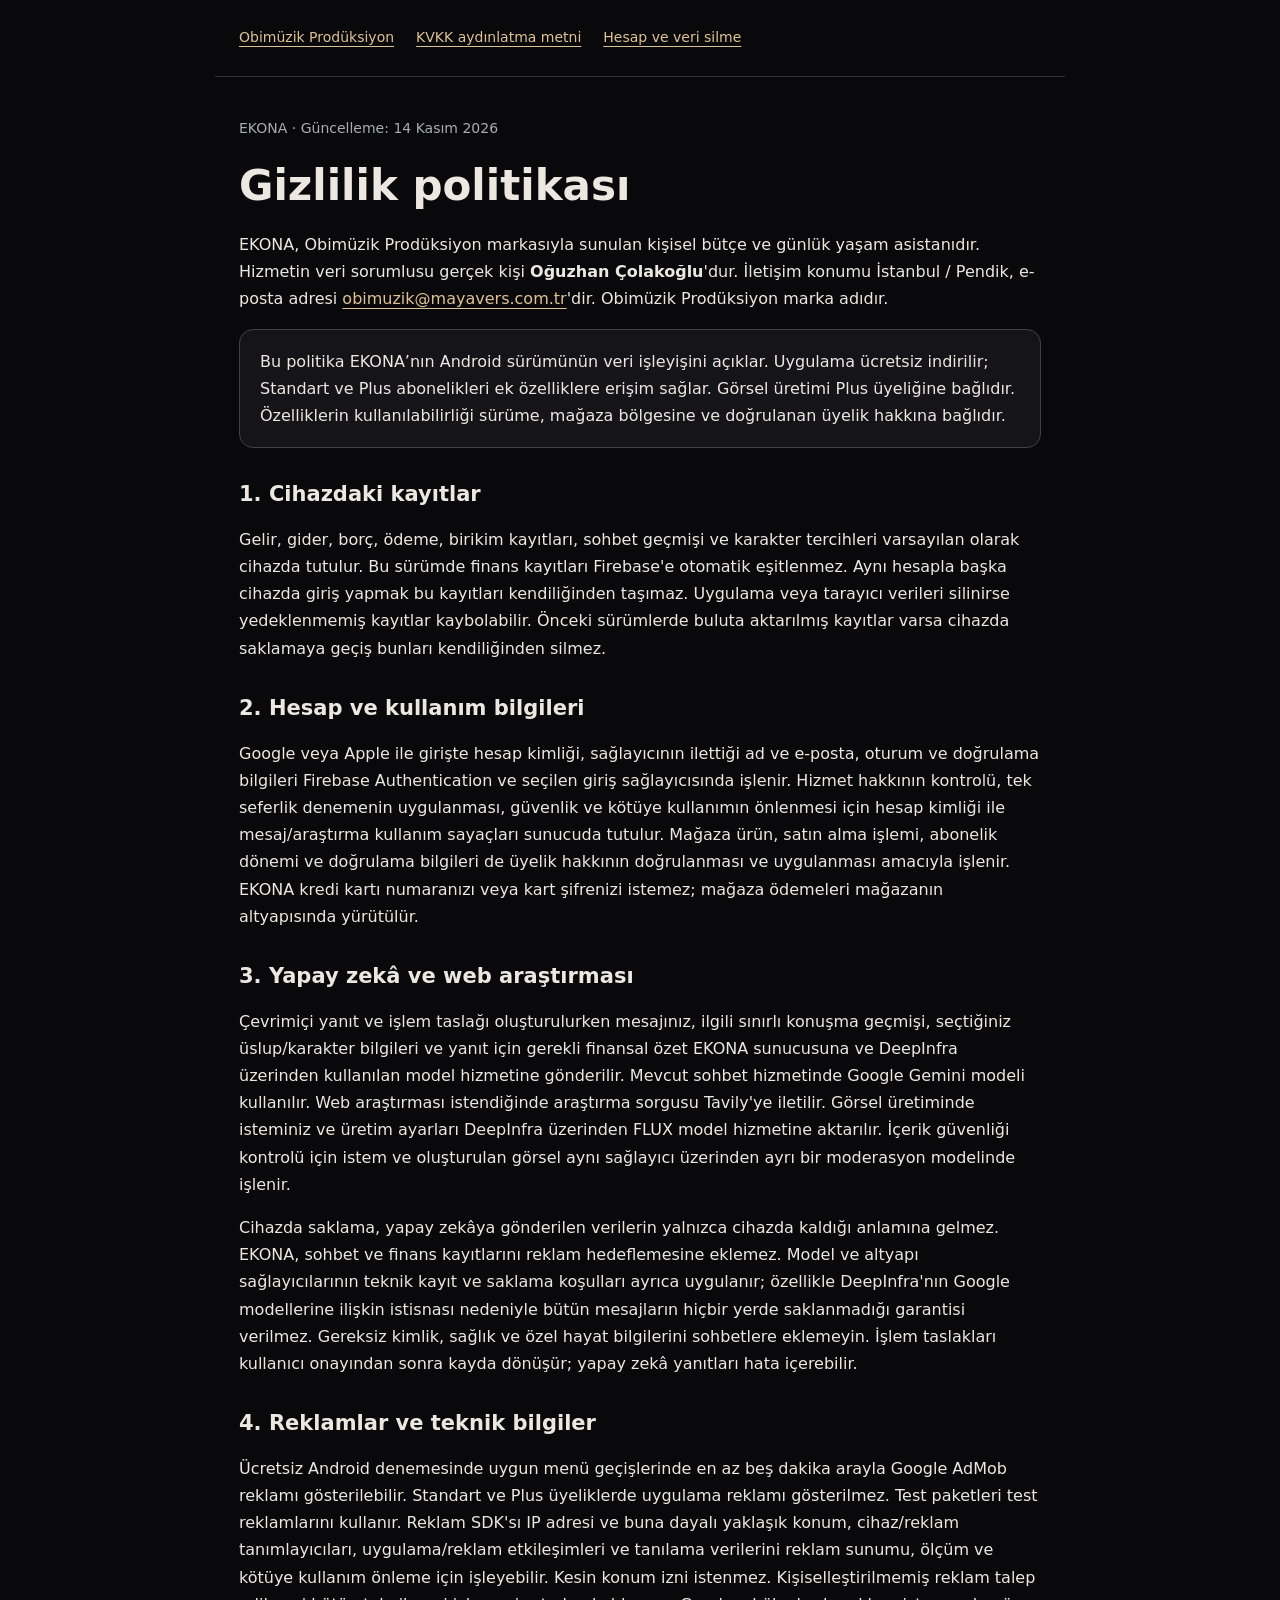
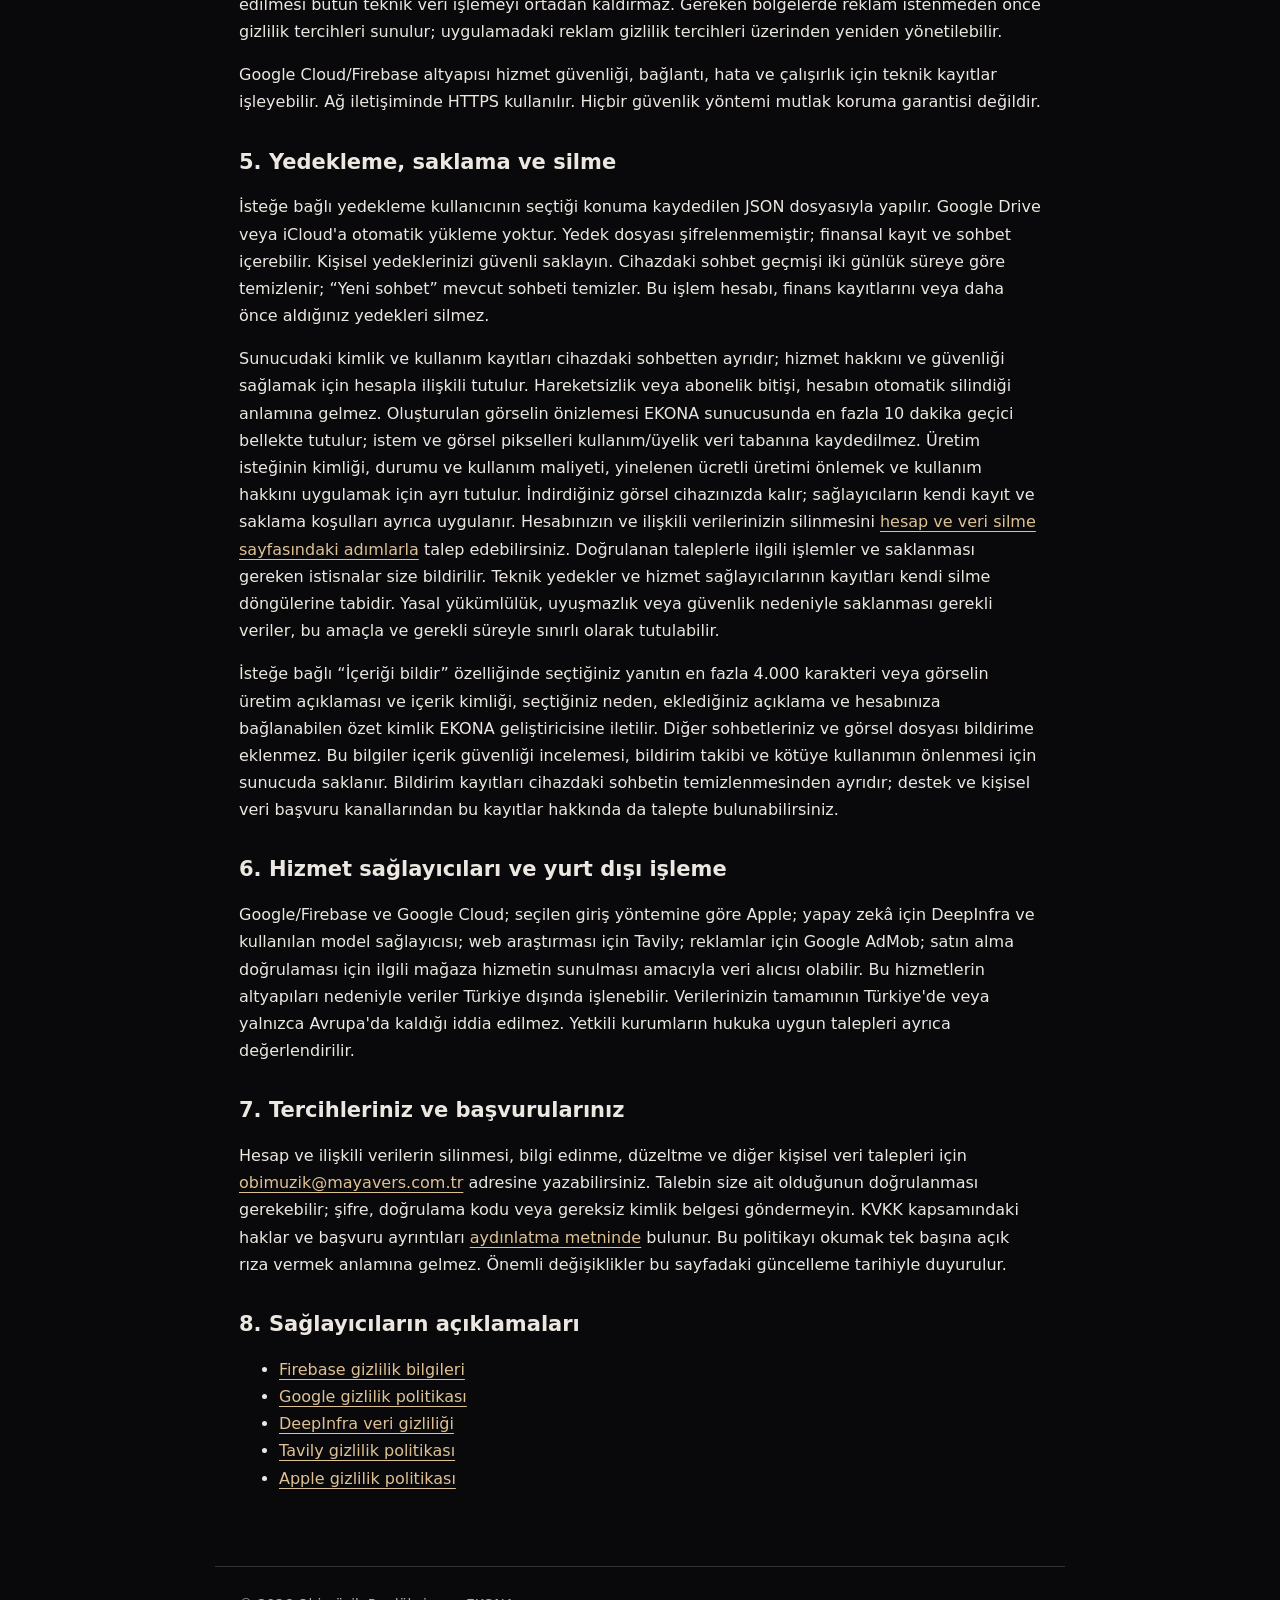
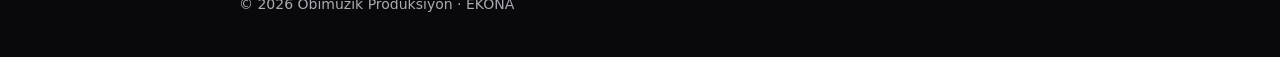
<file: ekona-gizlilik.html>
<!doctype html>
<html lang="tr"><head><meta charset="utf-8"><meta name="viewport" content="width=device-width,initial-scale=1"><title>EKONA Gizlilik Politikası | Obimüzik Prodüksiyon</title><meta name="description" content="EKONA hesabı, cihazdaki kayıtlar, yapay zekâ hizmetleri, reklamlar ve veri silme talepleri hakkında gizlilik bilgileri."><link rel="stylesheet" href="/ekona-legal.css"></head><body>
<header><nav aria-label="Sayfalar"><a href="/">Obimüzik Prodüksiyon</a><a href="/ekona-kvkk.html">KVKK aydınlatma metni</a><a href="/ekona-hesap-silme.html">Hesap ve veri silme</a></nav></header>
<main><p class="meta">EKONA · Güncelleme: 14 Kasım 2026</p><h1>Gizlilik politikası</h1>
<p>EKONA, Obimüzik Prodüksiyon markasıyla sunulan kişisel bütçe ve günlük yaşam asistanıdır. Hizmetin veri sorumlusu gerçek kişi <strong>Oğuzhan Çolakoğlu</strong>'dur. İletişim konumu İstanbul / Pendik, e-posta adresi <a href="mailto:obimuzik@mayavers.com.tr">obimuzik@mayavers.com.tr</a>'dir. Obimüzik Prodüksiyon marka adıdır.</p>
<p class="notice">Bu politika EKONA’nın Android sürümünün veri işleyişini açıklar. Uygulama ücretsiz indirilir; Standart ve Plus abonelikleri ek özelliklere erişim sağlar. Görsel üretimi Plus üyeliğine bağlıdır. Özelliklerin kullanılabilirliği sürüme, mağaza bölgesine ve doğrulanan üyelik hakkına bağlıdır.</p>
<h2>1. Cihazdaki kayıtlar</h2><p>Gelir, gider, borç, ödeme, birikim kayıtları, sohbet geçmişi ve karakter tercihleri varsayılan olarak cihazda tutulur. Bu sürümde finans kayıtları Firebase'e otomatik eşitlenmez. Aynı hesapla başka cihazda giriş yapmak bu kayıtları kendiliğinden taşımaz. Uygulama veya tarayıcı verileri silinirse yedeklenmemiş kayıtlar kaybolabilir. Önceki sürümlerde buluta aktarılmış kayıtlar varsa cihazda saklamaya geçiş bunları kendiliğinden silmez.</p>
<h2>2. Hesap ve kullanım bilgileri</h2><p>Google veya Apple ile girişte hesap kimliği, sağlayıcının ilettiği ad ve e-posta, oturum ve doğrulama bilgileri Firebase Authentication ve seçilen giriş sağlayıcısında işlenir. Hizmet hakkının kontrolü, tek seferlik denemenin uygulanması, güvenlik ve kötüye kullanımın önlenmesi için hesap kimliği ile mesaj/araştırma kullanım sayaçları sunucuda tutulur. Mağaza ürün, satın alma işlemi, abonelik dönemi ve doğrulama bilgileri de üyelik hakkının doğrulanması ve uygulanması amacıyla işlenir. EKONA kredi kartı numaranızı veya kart şifrenizi istemez; mağaza ödemeleri mağazanın altyapısında yürütülür.</p>
<h2>3. Yapay zekâ ve web araştırması</h2><p>Çevrimiçi yanıt ve işlem taslağı oluşturulurken mesajınız, ilgili sınırlı konuşma geçmişi, seçtiğiniz üslup/karakter bilgileri ve yanıt için gerekli finansal özet EKONA sunucusuna ve DeepInfra üzerinden kullanılan model hizmetine gönderilir. Mevcut sohbet hizmetinde Google Gemini modeli kullanılır. Web araştırması istendiğinde araştırma sorgusu Tavily'ye iletilir. Görsel üretiminde isteminiz ve üretim ayarları DeepInfra üzerinden FLUX model hizmetine aktarılır. İçerik güvenliği kontrolü için istem ve oluşturulan görsel aynı sağlayıcı üzerinden ayrı bir moderasyon modelinde işlenir.</p><p>Cihazda saklama, yapay zekâya gönderilen verilerin yalnızca cihazda kaldığı anlamına gelmez. EKONA, sohbet ve finans kayıtlarını reklam hedeflemesine eklemez. Model ve altyapı sağlayıcılarının teknik kayıt ve saklama koşulları ayrıca uygulanır; özellikle DeepInfra'nın Google modellerine ilişkin istisnası nedeniyle bütün mesajların hiçbir yerde saklanmadığı garantisi verilmez. Gereksiz kimlik, sağlık ve özel hayat bilgilerini sohbetlere eklemeyin. İşlem taslakları kullanıcı onayından sonra kayda dönüşür; yapay zekâ yanıtları hata içerebilir.</p>
<h2>4. Reklamlar ve teknik bilgiler</h2><p>Ücretsiz Android denemesinde uygun menü geçişlerinde en az beş dakika arayla Google AdMob reklamı gösterilebilir. Standart ve Plus üyeliklerde uygulama reklamı gösterilmez. Test paketleri test reklamlarını kullanır. Reklam SDK'sı IP adresi ve buna dayalı yaklaşık konum, cihaz/reklam tanımlayıcıları, uygulama/reklam etkileşimleri ve tanılama verilerini reklam sunumu, ölçüm ve kötüye kullanım önleme için işleyebilir. Kesin konum izni istenmez. Kişiselleştirilmemiş reklam talep edilmesi bütün teknik veri işlemeyi ortadan kaldırmaz. Gereken bölgelerde reklam istenmeden önce gizlilik tercihleri sunulur; uygulamadaki reklam gizlilik tercihleri üzerinden yeniden yönetilebilir.</p><p>Google Cloud/Firebase altyapısı hizmet güvenliği, bağlantı, hata ve çalışırlık için teknik kayıtlar işleyebilir. Ağ iletişiminde HTTPS kullanılır. Hiçbir güvenlik yöntemi mutlak koruma garantisi değildir.</p>
<h2>5. Yedekleme, saklama ve silme</h2><p>İsteğe bağlı yedekleme kullanıcının seçtiği konuma kaydedilen JSON dosyasıyla yapılır. Google Drive veya iCloud'a otomatik yükleme yoktur. Yedek dosyası şifrelenmemiştir; finansal kayıt ve sohbet içerebilir. Kişisel yedeklerinizi güvenli saklayın. Cihazdaki sohbet geçmişi iki günlük süreye göre temizlenir; “Yeni sohbet” mevcut sohbeti temizler. Bu işlem hesabı, finans kayıtlarını veya daha önce aldığınız yedekleri silmez.</p><p>Sunucudaki kimlik ve kullanım kayıtları cihazdaki sohbetten ayrıdır; hizmet hakkını ve güvenliği sağlamak için hesapla ilişkili tutulur. Hareketsizlik veya abonelik bitişi, hesabın otomatik silindiği anlamına gelmez. Oluşturulan görselin önizlemesi EKONA sunucusunda en fazla 10 dakika geçici bellekte tutulur; istem ve görsel pikselleri kullanım/üyelik veri tabanına kaydedilmez. Üretim isteğinin kimliği, durumu ve kullanım maliyeti, yinelenen ücretli üretimi önlemek ve kullanım hakkını uygulamak için ayrı tutulur. İndirdiğiniz görsel cihazınızda kalır; sağlayıcıların kendi kayıt ve saklama koşulları ayrıca uygulanır. Hesabınızın ve ilişkili verilerinizin silinmesini <a href="/ekona-hesap-silme.html">hesap ve veri silme sayfasındaki adımlarla</a> talep edebilirsiniz. Doğrulanan taleplerle ilgili işlemler ve saklanması gereken istisnalar size bildirilir. Teknik yedekler ve hizmet sağlayıcılarının kayıtları kendi silme döngülerine tabidir. Yasal yükümlülük, uyuşmazlık veya güvenlik nedeniyle saklanması gerekli veriler, bu amaçla ve gerekli süreyle sınırlı olarak tutulabilir.</p>
<p>İsteğe bağlı “İçeriği bildir” özelliğinde seçtiğiniz yanıtın en fazla 4.000 karakteri veya görselin üretim açıklaması ve içerik kimliği, seçtiğiniz neden, eklediğiniz açıklama ve hesabınıza bağlanabilen özet kimlik EKONA geliştiricisine iletilir. Diğer sohbetleriniz ve görsel dosyası bildirime eklenmez. Bu bilgiler içerik güvenliği incelemesi, bildirim takibi ve kötüye kullanımın önlenmesi için sunucuda saklanır. Bildirim kayıtları cihazdaki sohbetin temizlenmesinden ayrıdır; destek ve kişisel veri başvuru kanallarından bu kayıtlar hakkında da talepte bulunabilirsiniz.</p>
<h2>6. Hizmet sağlayıcıları ve yurt dışı işleme</h2><p>Google/Firebase ve Google Cloud; seçilen giriş yöntemine göre Apple; yapay zekâ için DeepInfra ve kullanılan model sağlayıcısı; web araştırması için Tavily; reklamlar için Google AdMob; satın alma doğrulaması için ilgili mağaza hizmetin sunulması amacıyla veri alıcısı olabilir. Bu hizmetlerin altyapıları nedeniyle veriler Türkiye dışında işlenebilir. Verilerinizin tamamının Türkiye'de veya yalnızca Avrupa'da kaldığı iddia edilmez. Yetkili kurumların hukuka uygun talepleri ayrıca değerlendirilir.</p>
<h2>7. Tercihleriniz ve başvurularınız</h2><p>Hesap ve ilişkili verilerin silinmesi, bilgi edinme, düzeltme ve diğer kişisel veri talepleri için <a href="mailto:obimuzik@mayavers.com.tr">obimuzik@mayavers.com.tr</a> adresine yazabilirsiniz. Talebin size ait olduğunun doğrulanması gerekebilir; şifre, doğrulama kodu veya gereksiz kimlik belgesi göndermeyin. KVKK kapsamındaki haklar ve başvuru ayrıntıları <a href="/ekona-kvkk.html">aydınlatma metninde</a> bulunur. Bu politikayı okumak tek başına açık rıza vermek anlamına gelmez. Önemli değişiklikler bu sayfadaki güncelleme tarihiyle duyurulur.</p>
<h2>8. Sağlayıcıların açıklamaları</h2><ul><li><a href="https://firebase.google.com/support/privacy">Firebase gizlilik bilgileri</a></li><li><a href="https://policies.google.com/privacy">Google gizlilik politikası</a></li><li><a href="https://docs.deepinfra.com/account/data-privacy">DeepInfra veri gizliliği</a></li><li><a href="https://www.tavily.com/privacy">Tavily gizlilik politikası</a></li><li><a href="https://www.apple.com/legal/privacy/">Apple gizlilik politikası</a></li></ul>
</main><footer>© 2026 Obimüzik Prodüksiyon · EKONA</footer></body></html>
</file>
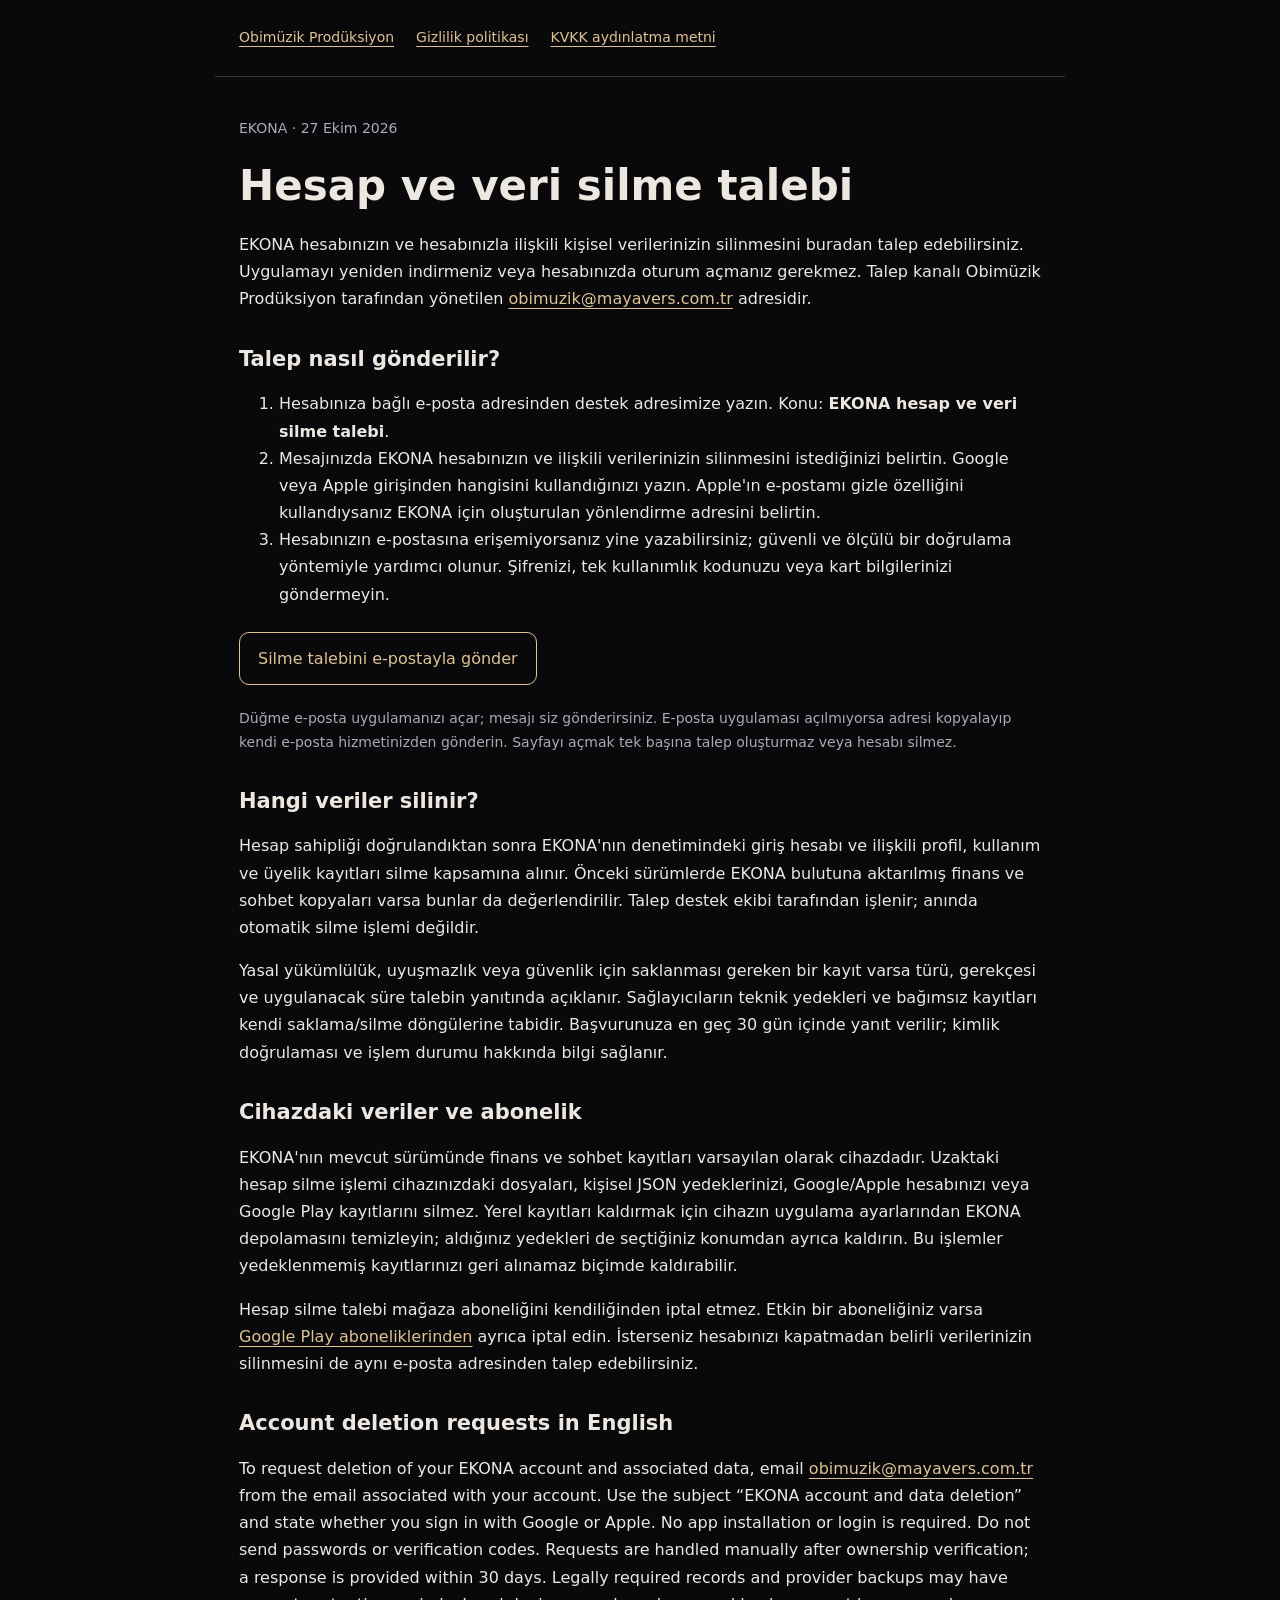
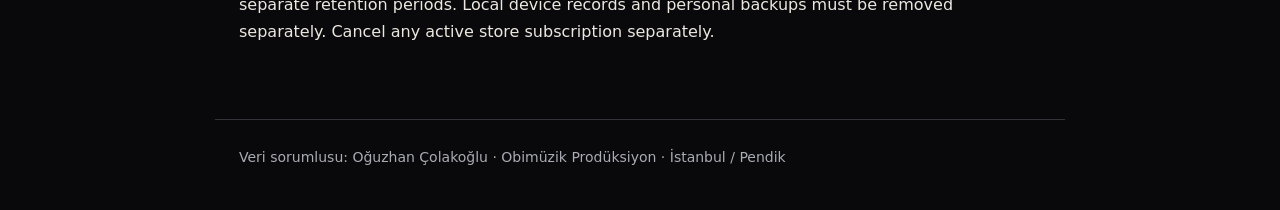
<file: ekona-hesap-silme.html>
<!doctype html><html lang="tr"><head><meta charset="utf-8"><meta name="viewport" content="width=device-width,initial-scale=1"><title>EKONA Hesap ve Veri Silme Talebi | Obimüzik Prodüksiyon</title><meta name="description" content="EKONA hesabınızın ve ilişkili kişisel verilerinizin silinmesini uygulamaya giriş yapmadan talep edin."><link rel="stylesheet" href="/ekona-legal.css"></head><body><header><nav aria-label="Sayfalar"><a href="/">Obimüzik Prodüksiyon</a><a href="/ekona-gizlilik.html">Gizlilik politikası</a><a href="/ekona-kvkk.html">KVKK aydınlatma metni</a></nav></header><main><p class="meta">EKONA · 27 Ekim 2026</p><h1>Hesap ve veri silme talebi</h1><p>EKONA hesabınızın ve hesabınızla ilişkili kişisel verilerinizin silinmesini buradan talep edebilirsiniz. Uygulamayı yeniden indirmeniz veya hesabınızda oturum açmanız gerekmez. Talep kanalı Obimüzik Prodüksiyon tarafından yönetilen <a href="mailto:obimuzik@mayavers.com.tr">obimuzik@mayavers.com.tr</a> adresidir.</p>
<h2>Talep nasıl gönderilir?</h2><ol><li>Hesabınıza bağlı e-posta adresinden destek adresimize yazın. Konu: <strong>EKONA hesap ve veri silme talebi</strong>.</li><li>Mesajınızda EKONA hesabınızın ve ilişkili verilerinizin silinmesini istediğinizi belirtin. Google veya Apple girişinden hangisini kullandığınızı yazın. Apple'ın e-postamı gizle özelliğini kullandıysanız EKONA için oluşturulan yönlendirme adresini belirtin.</li><li>Hesabınızın e-postasına erişemiyorsanız yine yazabilirsiniz; güvenli ve ölçülü bir doğrulama yöntemiyle yardımcı olunur. Şifrenizi, tek kullanımlık kodunuzu veya kart bilgilerinizi göndermeyin.</li></ol>
<a class="button" href="mailto:obimuzik@mayavers.com.tr?subject=EKONA%20hesap%20ve%20veri%20silme%20talebi&amp;body=EKONA%20hesab%C4%B1m%C4%B1n%20ve%20ili%C5%9Fkili%20ki%C5%9Fisel%20verilerimin%20silinmesini%20istiyorum.%0AGiri%C5%9F%20y%C3%B6ntemim%3A%20Google%20%2F%20Apple%0AHesap%20e-posta%20adresim%3A%20">Silme talebini e-postayla gönder</a><p class="meta">Düğme e-posta uygulamanızı açar; mesajı siz gönderirsiniz. E-posta uygulaması açılmıyorsa adresi kopyalayıp kendi e-posta hizmetinizden gönderin. Sayfayı açmak tek başına talep oluşturmaz veya hesabı silmez.</p>
<h2>Hangi veriler silinir?</h2><p>Hesap sahipliği doğrulandıktan sonra EKONA'nın denetimindeki giriş hesabı ve ilişkili profil, kullanım ve üyelik kayıtları silme kapsamına alınır. Önceki sürümlerde EKONA bulutuna aktarılmış finans ve sohbet kopyaları varsa bunlar da değerlendirilir. Talep destek ekibi tarafından işlenir; anında otomatik silme işlemi değildir.</p><p>Yasal yükümlülük, uyuşmazlık veya güvenlik için saklanması gereken bir kayıt varsa türü, gerekçesi ve uygulanacak süre talebin yanıtında açıklanır. Sağlayıcıların teknik yedekleri ve bağımsız kayıtları kendi saklama/silme döngülerine tabidir. Başvurunuza en geç 30 gün içinde yanıt verilir; kimlik doğrulaması ve işlem durumu hakkında bilgi sağlanır.</p>
<h2>Cihazdaki veriler ve abonelik</h2><p>EKONA'nın mevcut sürümünde finans ve sohbet kayıtları varsayılan olarak cihazdadır. Uzaktaki hesap silme işlemi cihazınızdaki dosyaları, kişisel JSON yedeklerinizi, Google/Apple hesabınızı veya Google Play kayıtlarını silmez. Yerel kayıtları kaldırmak için cihazın uygulama ayarlarından EKONA depolamasını temizleyin; aldığınız yedekleri de seçtiğiniz konumdan ayrıca kaldırın. Bu işlemler yedeklenmemiş kayıtlarınızı geri alınamaz biçimde kaldırabilir.</p><p>Hesap silme talebi mağaza aboneliğini kendiliğinden iptal etmez. Etkin bir aboneliğiniz varsa <a href="https://play.google.com/store/account/subscriptions">Google Play aboneliklerinden</a> ayrıca iptal edin. İsterseniz hesabınızı kapatmadan belirli verilerinizin silinmesini de aynı e-posta adresinden talep edebilirsiniz.</p>
<section lang="en"><h2>Account deletion requests in English</h2><p>To request deletion of your EKONA account and associated data, email <a href="mailto:obimuzik@mayavers.com.tr">obimuzik@mayavers.com.tr</a> from the email associated with your account. Use the subject “EKONA account and data deletion” and state whether you sign in with Google or Apple. No app installation or login is required. Do not send passwords or verification codes. Requests are handled manually after ownership verification; a response is provided within 30 days. Legally required records and provider backups may have separate retention periods. Local device records and personal backups must be removed separately. Cancel any active store subscription separately.</p></section>
</main><footer>Veri sorumlusu: Oğuzhan Çolakoğlu · Obimüzik Prodüksiyon · İstanbul / Pendik</footer></body></html>
</file>
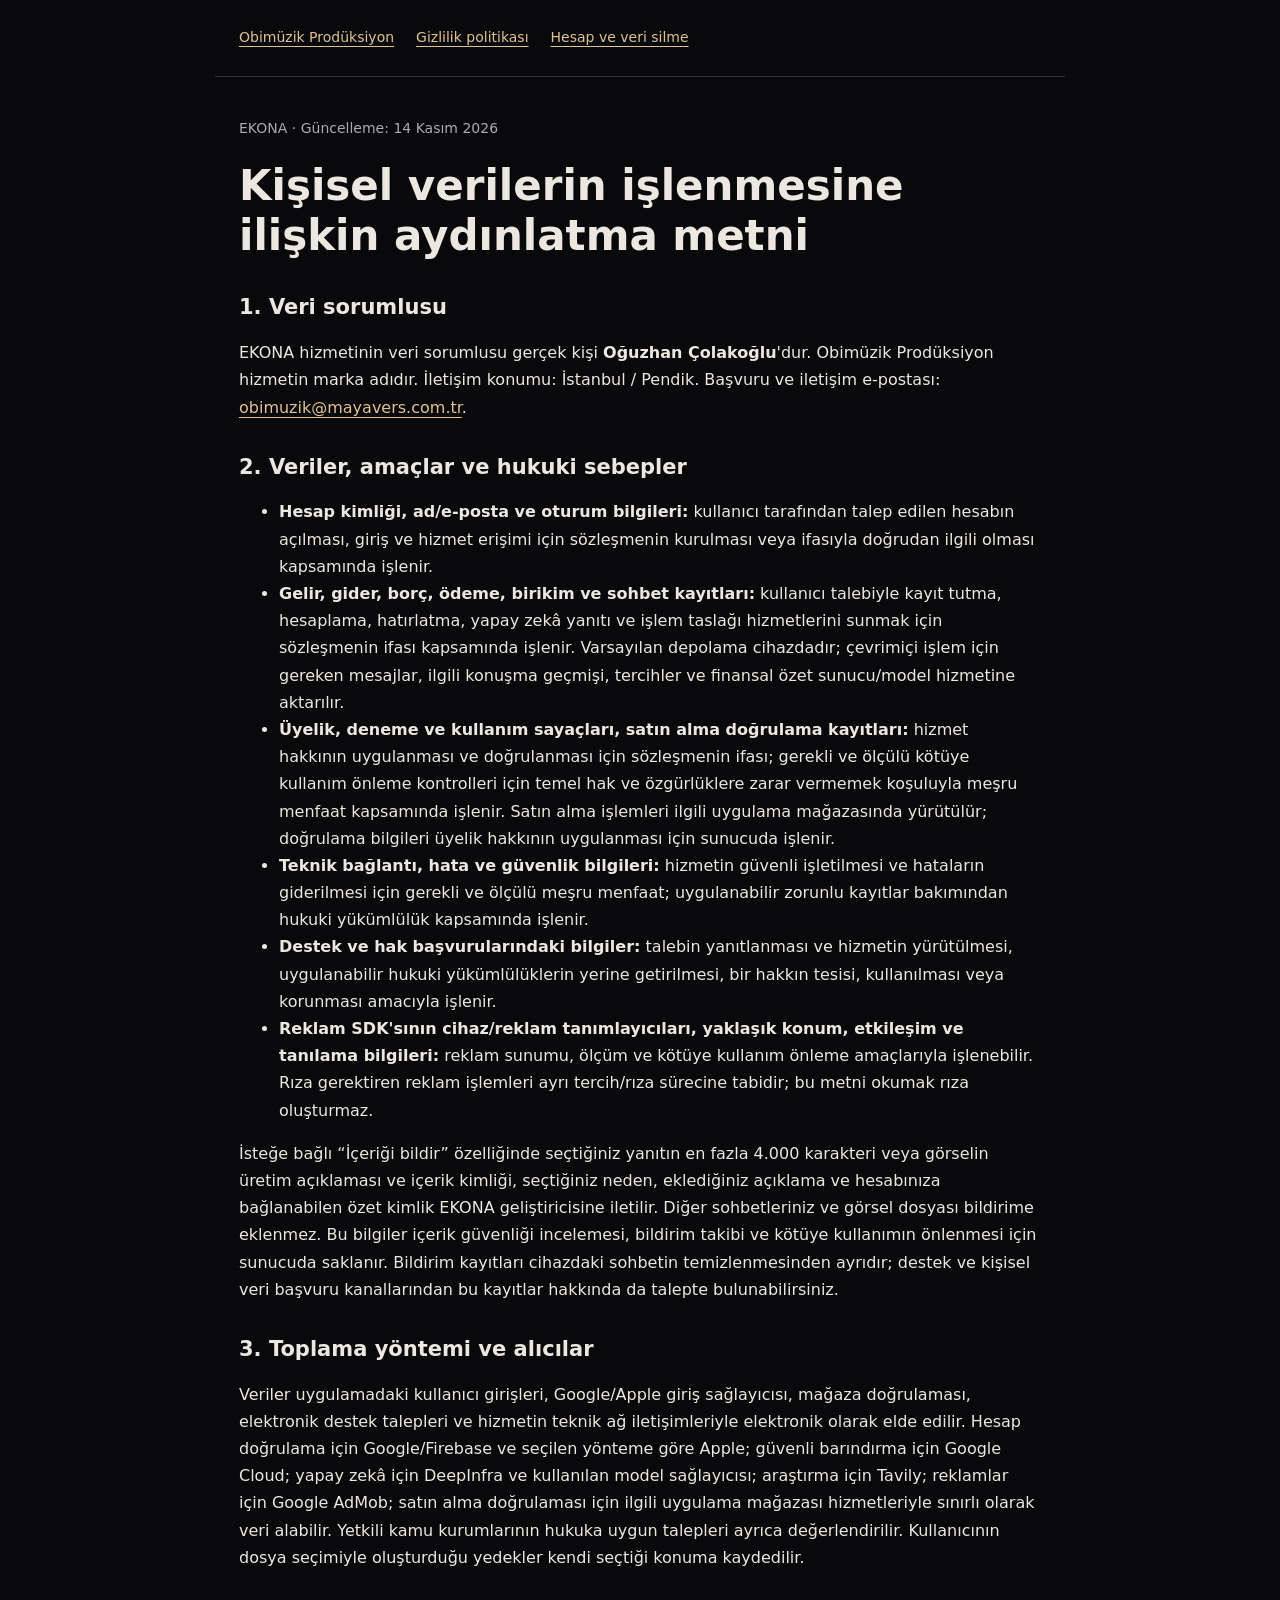
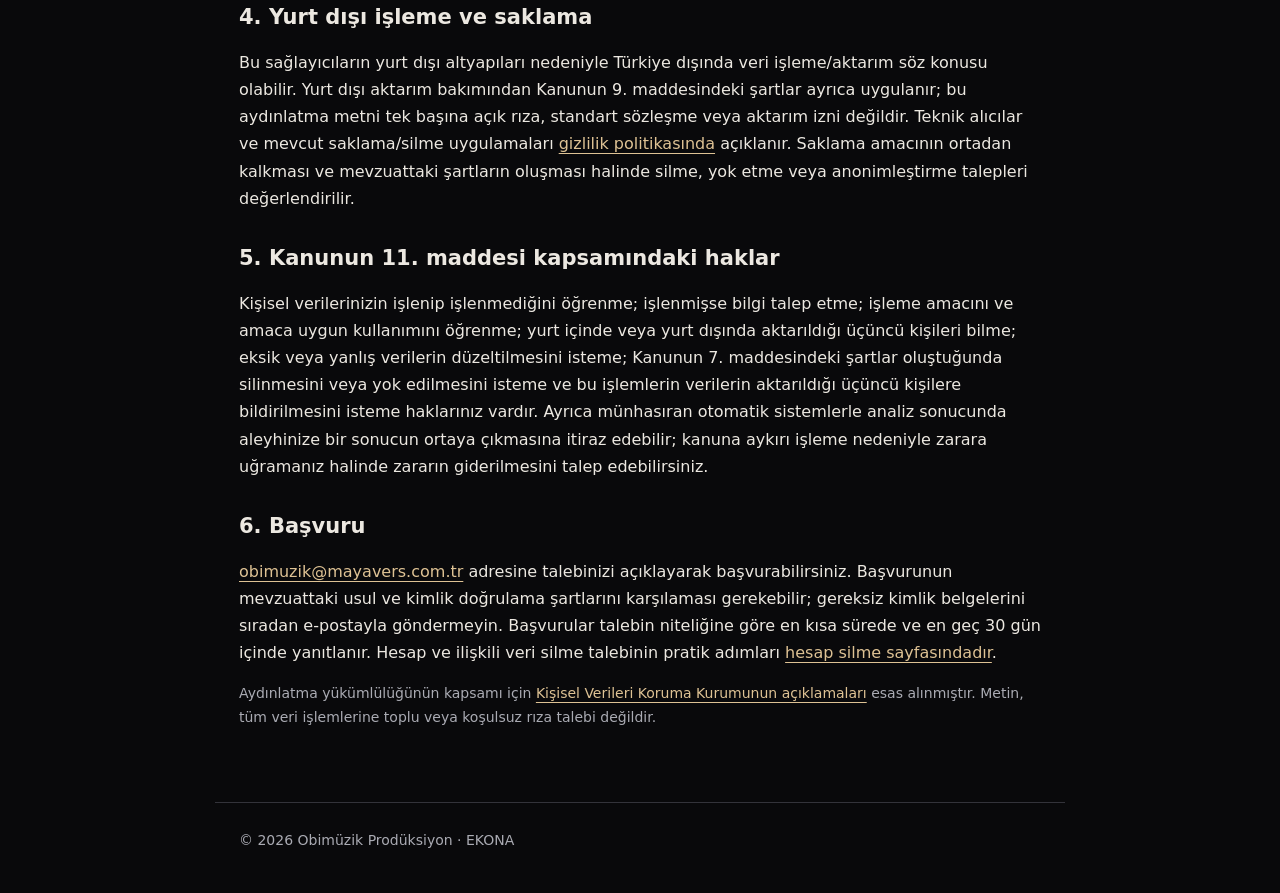
<file: ekona-kvkk.html>
<!doctype html><html lang="tr"><head><meta charset="utf-8"><meta name="viewport" content="width=device-width,initial-scale=1"><title>EKONA KVKK Aydınlatma Metni | Obimüzik Prodüksiyon</title><meta name="description" content="EKONA kişisel veri işleme amaçları, veri sorumlusu, alıcılar ve KVKK kapsamındaki başvuru hakları."><link rel="stylesheet" href="/ekona-legal.css"></head><body><header><nav aria-label="Sayfalar"><a href="/">Obimüzik Prodüksiyon</a><a href="/ekona-gizlilik.html">Gizlilik politikası</a><a href="/ekona-hesap-silme.html">Hesap ve veri silme</a></nav></header><main><p class="meta">EKONA · Güncelleme: 14 Kasım 2026</p><h1>Kişisel verilerin işlenmesine ilişkin aydınlatma metni</h1>
<h2>1. Veri sorumlusu</h2><p>EKONA hizmetinin veri sorumlusu gerçek kişi <strong>Oğuzhan Çolakoğlu</strong>'dur. Obimüzik Prodüksiyon hizmetin marka adıdır. İletişim konumu: İstanbul / Pendik. Başvuru ve iletişim e-postası: <a href="mailto:obimuzik@mayavers.com.tr">obimuzik@mayavers.com.tr</a>.</p>
<h2>2. Veriler, amaçlar ve hukuki sebepler</h2><ul><li><strong>Hesap kimliği, ad/e-posta ve oturum bilgileri:</strong> kullanıcı tarafından talep edilen hesabın açılması, giriş ve hizmet erişimi için sözleşmenin kurulması veya ifasıyla doğrudan ilgili olması kapsamında işlenir.</li><li><strong>Gelir, gider, borç, ödeme, birikim ve sohbet kayıtları:</strong> kullanıcı talebiyle kayıt tutma, hesaplama, hatırlatma, yapay zekâ yanıtı ve işlem taslağı hizmetlerini sunmak için sözleşmenin ifası kapsamında işlenir. Varsayılan depolama cihazdadır; çevrimiçi işlem için gereken mesajlar, ilgili konuşma geçmişi, tercihler ve finansal özet sunucu/model hizmetine aktarılır.</li><li><strong>Üyelik, deneme ve kullanım sayaçları, satın alma doğrulama kayıtları:</strong> hizmet hakkının uygulanması ve doğrulanması için sözleşmenin ifası; gerekli ve ölçülü kötüye kullanım önleme kontrolleri için temel hak ve özgürlüklere zarar vermemek koşuluyla meşru menfaat kapsamında işlenir. Satın alma işlemleri ilgili uygulama mağazasında yürütülür; doğrulama bilgileri üyelik hakkının uygulanması için sunucuda işlenir.</li><li><strong>Teknik bağlantı, hata ve güvenlik bilgileri:</strong> hizmetin güvenli işletilmesi ve hataların giderilmesi için gerekli ve ölçülü meşru menfaat; uygulanabilir zorunlu kayıtlar bakımından hukuki yükümlülük kapsamında işlenir.</li><li><strong>Destek ve hak başvurularındaki bilgiler:</strong> talebin yanıtlanması ve hizmetin yürütülmesi, uygulanabilir hukuki yükümlülüklerin yerine getirilmesi, bir hakkın tesisi, kullanılması veya korunması amacıyla işlenir.</li><li><strong>Reklam SDK'sının cihaz/reklam tanımlayıcıları, yaklaşık konum, etkileşim ve tanılama bilgileri:</strong> reklam sunumu, ölçüm ve kötüye kullanım önleme amaçlarıyla işlenebilir. Rıza gerektiren reklam işlemleri ayrı tercih/rıza sürecine tabidir; bu metni okumak rıza oluşturmaz.</li></ul>
<p>İsteğe bağlı “İçeriği bildir” özelliğinde seçtiğiniz yanıtın en fazla 4.000 karakteri veya görselin üretim açıklaması ve içerik kimliği, seçtiğiniz neden, eklediğiniz açıklama ve hesabınıza bağlanabilen özet kimlik EKONA geliştiricisine iletilir. Diğer sohbetleriniz ve görsel dosyası bildirime eklenmez. Bu bilgiler içerik güvenliği incelemesi, bildirim takibi ve kötüye kullanımın önlenmesi için sunucuda saklanır. Bildirim kayıtları cihazdaki sohbetin temizlenmesinden ayrıdır; destek ve kişisel veri başvuru kanallarından bu kayıtlar hakkında da talepte bulunabilirsiniz.</p>
<h2>3. Toplama yöntemi ve alıcılar</h2><p>Veriler uygulamadaki kullanıcı girişleri, Google/Apple giriş sağlayıcısı, mağaza doğrulaması, elektronik destek talepleri ve hizmetin teknik ağ iletişimleriyle elektronik olarak elde edilir. Hesap doğrulama için Google/Firebase ve seçilen yönteme göre Apple; güvenli barındırma için Google Cloud; yapay zekâ için DeepInfra ve kullanılan model sağlayıcısı; araştırma için Tavily; reklamlar için Google AdMob; satın alma doğrulaması için ilgili uygulama mağazası hizmetleriyle sınırlı olarak veri alabilir. Yetkili kamu kurumlarının hukuka uygun talepleri ayrıca değerlendirilir. Kullanıcının dosya seçimiyle oluşturduğu yedekler kendi seçtiği konuma kaydedilir.</p>
<h2>4. Yurt dışı işleme ve saklama</h2><p>Bu sağlayıcıların yurt dışı altyapıları nedeniyle Türkiye dışında veri işleme/aktarım söz konusu olabilir. Yurt dışı aktarım bakımından Kanunun 9. maddesindeki şartlar ayrıca uygulanır; bu aydınlatma metni tek başına açık rıza, standart sözleşme veya aktarım izni değildir. Teknik alıcılar ve mevcut saklama/silme uygulamaları <a href="/ekona-gizlilik.html">gizlilik politikasında</a> açıklanır. Saklama amacının ortadan kalkması ve mevzuattaki şartların oluşması halinde silme, yok etme veya anonimleştirme talepleri değerlendirilir.</p>
<h2>5. Kanunun 11. maddesi kapsamındaki haklar</h2><p>Kişisel verilerinizin işlenip işlenmediğini öğrenme; işlenmişse bilgi talep etme; işleme amacını ve amaca uygun kullanımını öğrenme; yurt içinde veya yurt dışında aktarıldığı üçüncü kişileri bilme; eksik veya yanlış verilerin düzeltilmesini isteme; Kanunun 7. maddesindeki şartlar oluştuğunda silinmesini veya yok edilmesini isteme ve bu işlemlerin verilerin aktarıldığı üçüncü kişilere bildirilmesini isteme haklarınız vardır. Ayrıca münhasıran otomatik sistemlerle analiz sonucunda aleyhinize bir sonucun ortaya çıkmasına itiraz edebilir; kanuna aykırı işleme nedeniyle zarara uğramanız halinde zararın giderilmesini talep edebilirsiniz.</p>
<h2>6. Başvuru</h2><p><a href="mailto:obimuzik@mayavers.com.tr">obimuzik@mayavers.com.tr</a> adresine talebinizi açıklayarak başvurabilirsiniz. Başvurunun mevzuattaki usul ve kimlik doğrulama şartlarını karşılaması gerekebilir; gereksiz kimlik belgelerini sıradan e-postayla göndermeyin. Başvurular talebin niteliğine göre en kısa sürede ve en geç 30 gün içinde yanıtlanır. Hesap ve ilişkili veri silme talebinin pratik adımları <a href="/ekona-hesap-silme.html">hesap silme sayfasındadır</a>.</p>
<p class="meta">Aydınlatma yükümlülüğünün kapsamı için <a href="https://www.kvkk.gov.tr/Icerik/2033/Aydinlatma-Yukumlulugu-">Kişisel Verileri Koruma Kurumunun açıklamaları</a> esas alınmıştır. Metin, tüm veri işlemlerine toplu veya koşulsuz rıza talebi değildir.</p>
</main><footer>© 2026 Obimüzik Prodüksiyon · EKONA</footer></body></html>
</file>
<file: ekona-legal.css>
:root{color-scheme:dark;font-family:system-ui,-apple-system,"Segoe UI",sans-serif;background:#09090b;color:#ece8e1;line-height:1.7}*{box-sizing:border-box}body{margin:0}header,main,footer{max-width:850px;margin:auto;padding:26px 24px}header{border-bottom:1px solid #33333a}nav{display:flex;gap:12px 22px;flex-wrap:wrap;font-size:14px}a{color:#dec294;text-underline-offset:4px}a:focus-visible,button:focus-visible{outline:2px solid #dec294;outline-offset:5px}h1{font-size:clamp(28px,5vw,42px);line-height:1.2;margin:20px 0}h2{font-size:21px;line-height:1.35;margin-top:32px}p,li{overflow-wrap:anywhere}.meta,footer{color:#aaabb3;font-size:14px}.notice{padding:18px 20px;border:1px solid #454047;border-radius:14px;background:#141419}.button{display:inline-block;padding:12px 18px;border:1px solid #dec294;border-radius:10px;text-decoration:none;margin:8px 0}footer{border-top:1px solid #33333a;margin-top:32px;padding-bottom:40px}@media(prefers-reduced-motion:reduce){*{scroll-behavior:auto}}
</file>
